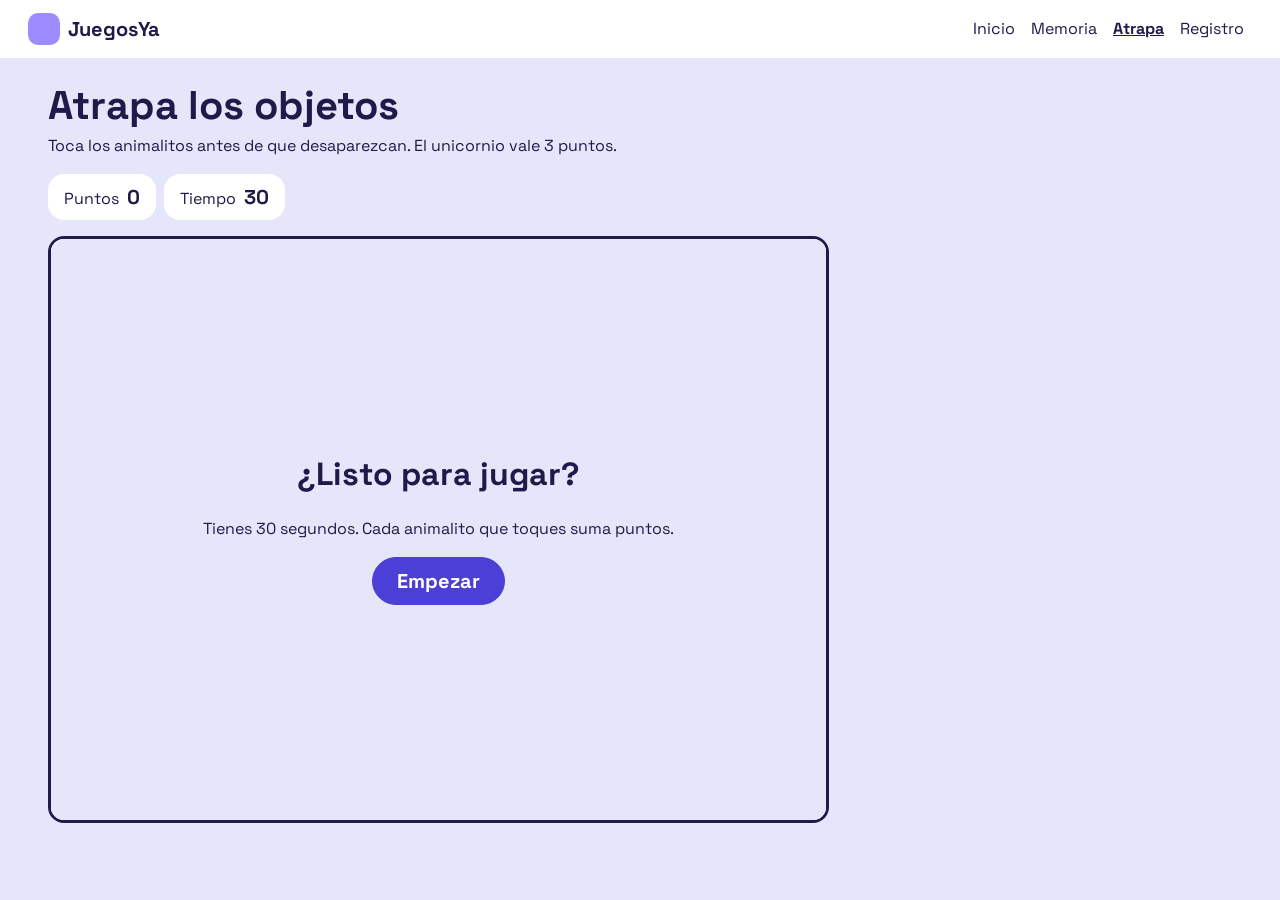
<file: atrapa.html>
<!doctype html>
<html lang="es">
<head>
  <meta charset="utf-8">
  <meta name="viewport" content="width=device-width, initial-scale=1">
  <title>Atrapa los objetos · JuegosYa</title>
  <link rel="stylesheet" href="https://fonts.googleapis.com/css2?family=Space+Grotesk:wght@400;500;700&display=swap">
  <link rel="stylesheet" href="https://cdn.jsdelivr.net/npm/bootstrap@5.3.3/dist/css/bootstrap.min.css">
  <link rel="stylesheet" href="css/styles.css">
</head>
<body>
  <nav class="navbar navbar-expand-md bg-white sticky-top px-3">
    <div class="container-fluid">
      <a class="navbar-brand fw-bold d-flex align-items-center" href="index.html">
        <svg class="logo-icon me-2" width="32" height="32" viewBox="0 0 32 32" aria-hidden="true"><rect width="32" height="32" rx="10"/></svg>JuegosYa
      </a>
      <button class="navbar-toggler border-0" type="button" data-bs-toggle="collapse" data-bs-target="#nav" aria-controls="nav" aria-expanded="false" aria-label="Abrir menú">
        <span class="navbar-toggler-icon"></span>
      </button>
      <div class="collapse navbar-collapse justify-content-end" id="nav">
        <ul class="navbar-nav">
          <li class="nav-item"><a class="nav-link" href="index.html">Inicio</a></li>
          <li class="nav-item"><a class="nav-link" href="memoria.html">Memoria</a></li>
          <li class="nav-item"><a class="nav-link active fw-bold text-decoration-underline" href="atrapa.html" aria-current="page">Atrapa</a></li>
          <li class="nav-item"><a class="nav-link" href="index.html#registro">Registro</a></li>
        </ul>
      </div>
    </div>
  </nav>

  <main class="container-fluid px-3 px-md-5 py-4">
    <!-- tablet (md) y PC: juego a la izquierda, resultado a la derecha | movil: uno debajo del otro -->
    <div class="row g-4 align-items-start">
      <section class="col-12 col-md-8">
        <h1 class="fw-bold mb-1">Atrapa los objetos</h1>
        <p>Toca los animalitos antes de que desaparezcan. El unicornio vale 3 puntos.</p>
        <div class="d-flex flex-wrap gap-2 my-3">
          <div class="bg-white rounded-4 px-3 py-2">Puntos <b class="fs-5 ms-1" id="score">0</b></div>
          <div class="bg-white rounded-4 px-3 py-2">Tiempo <b class="fs-5 ms-1" id="time">30</b></div>
        </div>

        <div class="arena-box ratio ratio-4x3 border border-3 rounded-4 overflow-hidden">
          <div class="arena user-select-none" id="arena">
            <div class="overlay position-absolute top-0 start-0 w-100 h-100 d-flex flex-column align-items-center justify-content-center gap-3 p-4 text-center" id="startPanel">
              <h2 class="fw-bold">¿Listo para jugar?</h2>
              <p class="mb-0">Tienes 30 segundos. Cada animalito que toques suma puntos.</p>
              <button class="btn btn-indigo btn-lg rounded-pill fw-bold px-4" id="startBtn">Empezar</button>
            </div>
          </div>
        </div>
      </section>

      <aside class="col-12 col-md-4" id="invite" hidden aria-live="polite">
        <div class="invite rounded-4 p-4 text-white">
          <h2 class="fw-bold mb-3">¡Se acabó el tiempo!</h2>
          <div class="result d-inline-block rounded-pill fw-bold px-3 py-2 mb-3" id="result"></div>
          <p>¿Quieres registrarte para recibir novedades? Es opcional.</p>
          <div class="d-grid gap-3">
            <a class="btn btn-violet btn-lg rounded-pill fw-bold" id="registerLink" href="index.html#registro">Registrarme</a>
            <button class="btn btn-outline-light btn-lg rounded-pill fw-bold" id="skipBtn" type="button">Seguir navegando</button>
          </div>
        </div>
      </aside>
    </div>
  </main>

  <!-- aviso al volver a jugar -->
  <div class="modal fade" id="modalRegistro" tabindex="-1" aria-labelledby="modalRegistroTitulo" aria-hidden="true">
    <div class="modal-dialog modal-dialog-centered">
      <div class="modal-content rounded-4 text-center p-3">
        <div class="modal-body">
          <h2 class="h4 fw-bold" id="modalRegistroTitulo">¡Regístrate!</h2>
          <p>Regístrate para recibir novedades. Si prefieres, puedes omitir y seguir jugando.</p>
          <div class="d-grid gap-2">
            <a class="btn btn-violet rounded-pill fw-bold" id="modalRegisterLink" href="index.html#registro">Registrarme</a>
            <button type="button" class="btn btn-indigo rounded-pill fw-bold" id="omitBtn">Omitir</button>
          </div>
        </div>
      </div>
    </div>
  </div>

  <script src="https://cdn.jsdelivr.net/npm/bootstrap@5.3.3/dist/js/bootstrap.bundle.min.js"></script>
  <script>
(() => {
  // ---- Configuración ----
  const DURACION = 30;                 // segundos por partida
  const INTERVALO_INICIAL = 800;       // ms entre apariciones
  const INTERVALO_MINIMO = 450;
  const VIDA_INICIAL = 1500;           // ms que dura un animalito en pantalla
  const VIDA_MINIMA = 800;
  const ANIMALES = ['🐱', '🐶', '🐰', '🐸', '🐥'];
  const BONUS = { emoji: '🦄', puntos: 3, prob: 0.12 };
  const COLORES = ['#4B3FD6', '#3F6FE0', '#7A3FD0', '#5B35B5', '#3B4FC4'];

  // ---- Elementos ----
  const arena = document.getElementById('arena');
  const startPanel = document.getElementById('startPanel');
  const startBtn = document.getElementById('startBtn');
  const scoreEl = document.getElementById('score');
  const timeEl = document.getElementById('time');
  const invite = document.getElementById('invite');
  const resultEl = document.getElementById('result');
  const registerLink = document.getElementById('registerLink');
  const modalRegisterLink = document.getElementById('modalRegisterLink');
  const skipBtn = document.getElementById('skipBtn');
  const omitBtn = document.getElementById('omitBtn');
  const modalRegistro = new bootstrap.Modal(document.getElementById('modalRegistro'));

  // ---- Estado ----
  let puntos = 0, restante = DURACION, jugando = false, yaJugo = false;
  let relojId = null, spawnId = null;

  const aleatorio = (min, max) => Math.random() * (max - min) + min;
  const progreso = () => 1 - restante / DURACION; // 0 → 1 durante la partida

  function iniciar() {
    puntos = 0;
    restante = DURACION;
    jugando = true;
    scoreEl.textContent = 0;
    timeEl.textContent = restante;
    invite.hidden = true;
    startPanel.classList.add('d-none');   // Bootstrap: d-none oculta el panel
    arena.querySelectorAll('.animal, .plus').forEach(n => n.remove());

    relojId = setInterval(() => {
      restante--;
      timeEl.textContent = restante;
      if (restante <= 0) terminar();
    }, 1000);
    programarAparicion();
  }

  function programarAparicion() {
    if (!jugando) return;
    const espera = INTERVALO_INICIAL - (INTERVALO_INICIAL - INTERVALO_MINIMO) * progreso();
    spawnId = setTimeout(() => { crearAnimal(); programarAparicion(); }, espera);
  }

  function crearAnimal() {
    const esBonus = Math.random() < BONUS.prob;
    const tam = window.innerWidth < 640 ? 54 : 72;
    const w = arena.clientWidth - tam, h = arena.clientHeight - tam;

    const el = document.createElement('button');
    el.type = 'button';
    el.className = 'animal position-absolute rounded-circle border border-5 border-white d-flex align-items-center justify-content-center p-0 lh-1 fade show';
    el.textContent = esBonus ? BONUS.emoji : ANIMALES[Math.floor(Math.random() * ANIMALES.length)];
    el.setAttribute('aria-label', esBonus ? 'Unicornio, 3 puntos' : 'Animalito, 1 punto');
    el.style.width = el.style.height = tam + 'px';
    el.style.fontSize = (tam * 0.5) + 'px';
    el.style.setProperty('--c', COLORES[Math.floor(Math.random() * COLORES.length)]);
    el.style.left = aleatorio(0, w) + 'px';
    el.style.top = aleatorio(0, h) + 'px';

    const vida = (VIDA_INICIAL - (VIDA_INICIAL - VIDA_MINIMA) * progreso()) * (esBonus ? 0.7 : 1);
    const quitar = setTimeout(() => el.remove(), vida);

    // pointerdown responde igual con mouse y pantalla táctil
    el.addEventListener('pointerdown', (e) => {
      e.preventDefault();
      if (!jugando || el.classList.contains('hit')) return;
      clearTimeout(quitar);
      sumar(esBonus ? BONUS.puntos : 1, el);
    });
    arena.appendChild(el);
  }

  function sumar(n, el) {
    puntos += n;
    scoreEl.textContent = puntos;
    const mas = document.createElement('span');
    mas.className = 'plus position-absolute fw-bold fs-5 pe-none fade show';
    mas.textContent = '+' + n;
    mas.style.left = el.offsetLeft + 'px';
    mas.style.top = el.offsetTop + 'px';
    arena.appendChild(mas);
    setTimeout(() => mas.classList.remove('show'), 300);   // se desvanece con .fade
    setTimeout(() => mas.remove(), 600);
    el.classList.remove('show');                            // se desvanece con .fade
    el.classList.add('hit', 'pe-none');
    setTimeout(() => el.remove(), 250);
  }

  function terminar() {
    jugando = false;
    yaJugo = true;
    clearInterval(relojId);
    clearTimeout(spawnId);
    arena.querySelectorAll('.animal').forEach(n => n.remove());
    timeEl.textContent = 0;

    resultEl.textContent = puntos + (puntos === 1 ? ' punto' : ' puntos');
    const destino = `index.html?juego=atrapa&puntos=${puntos}#registro`;
    registerLink.href = destino;
    modalRegisterLink.href = destino;
    invite.hidden = false;

    startPanel.querySelector('h2').textContent = 'Partida terminada';
    startPanel.querySelector('p').textContent = 'Hiciste ' + puntos + ' puntos. ¿Quieres mejorar tu marca?';
    startBtn.textContent = 'Volver a jugar';
    startPanel.classList.remove('d-none');
  }

  // Empezar / Volver a jugar: tras una partida, primero se invita a registrarse
  startBtn.addEventListener('click', () => {
    if (yaJugo) {
      modalRegistro.show();
    } else {
      iniciar();
    }
  });

  // Omitir: cierra el aviso y deja seguir jugando
  omitBtn.addEventListener('click', () => {
    modalRegistro.hide();
    iniciar();
  });

  // Seguir navegando: va al panel principal con los juegos
  skipBtn.addEventListener('click', () => { window.location.href = 'index.html#juegos'; });
})();
</script>
</body>
</html>
</file>
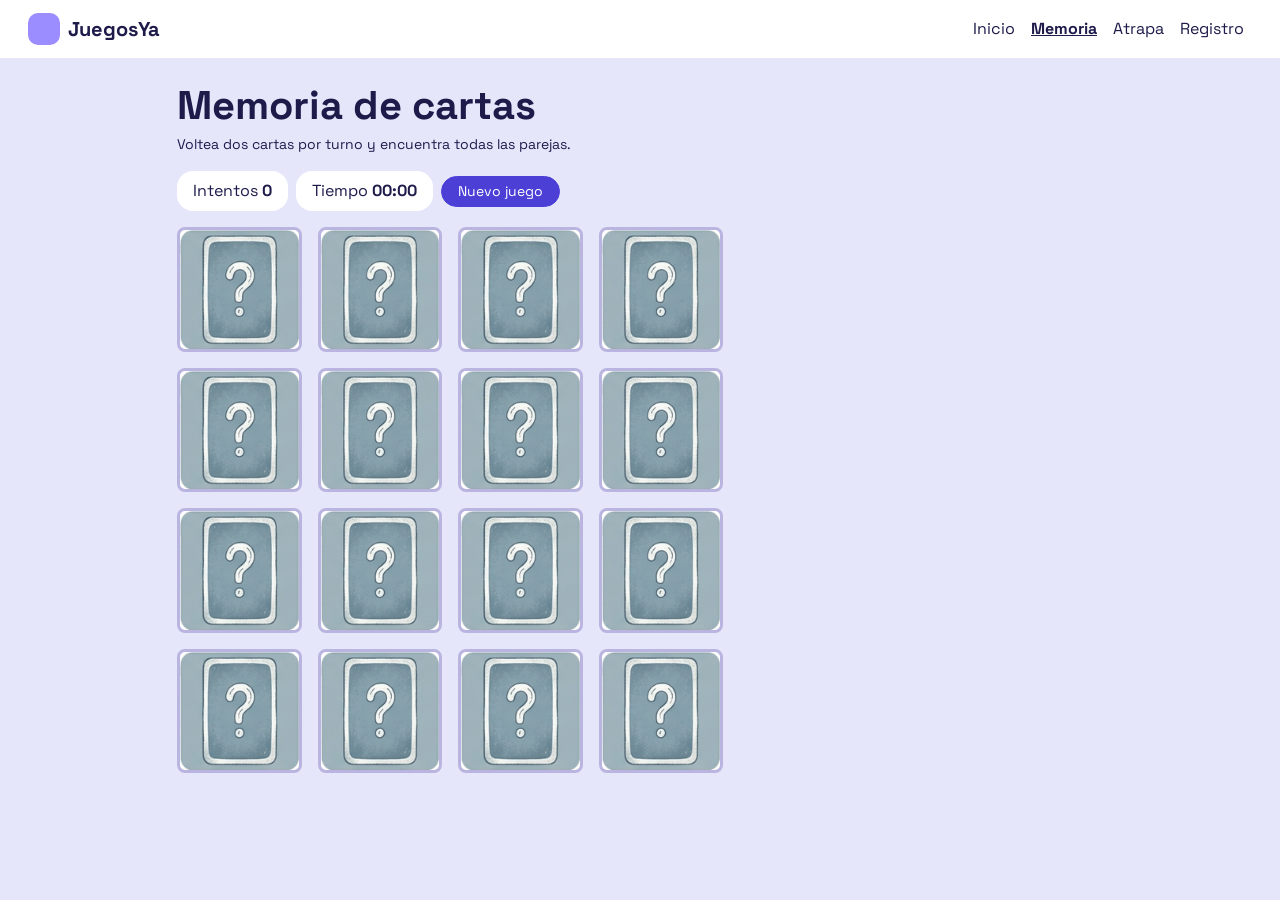
<file: memoria.html>
<!DOCTYPE html>
<html lang="es">
<head>
    <meta charset="UTF-8">
    <meta name="viewport" content="width=device-width, initial-scale=1">
    <title>Memoria de cartas</title>
    <link href="https://fonts.googleapis.com/css2?family=Space+Grotesk:wght@400;500;700&display=swap" rel="stylesheet">
    <link href="https://cdn.jsdelivr.net/npm/bootstrap@5.3.3/dist/css/bootstrap.min.css" rel="stylesheet">
    <link href="css/styles.css" rel="stylesheet">
</head>

<body class="mem-body">

    <!-- barra superior: en movil se abre con el boton de hamburguesa -->
    <nav class="navbar navbar-expand-md bg-white px-3">
        <div class="container-fluid">
            <a class="navbar-brand fw-bold mem-texto-oscuro d-flex align-items-center" href="index.html">
                <svg class="logo-icon me-2" width="32" height="32" viewBox="0 0 32 32" aria-hidden="true"><rect width="32" height="32" rx="10"/></svg>JuegosYa
            </a>
            <button class="navbar-toggler border-0" type="button" data-bs-toggle="collapse" data-bs-target="#menu" aria-controls="menu" aria-expanded="false" aria-label="Abrir menú">
                <span class="navbar-toggler-icon"></span>
            </button>
            <div class="collapse navbar-collapse justify-content-end" id="menu">
                <ul class="navbar-nav">
                    <li class="nav-item"><a class="nav-link mem-link" href="index.html">Inicio</a></li>
                    <li class="nav-item"><a class="nav-link mem-link mem-link-activo fw-bold text-decoration-underline" href="memoria.html">Memoria</a></li>
                    <li class="nav-item"><a class="nav-link mem-link" href="atrapa.html">Atrapa</a></li>
                    <li class="nav-item"><a class="nav-link mem-link" href="index.html#registro">Registro</a></li>
                </ul>
            </div>
        </div>
    </nav>

    <main class="container py-4">
        <!-- tablet (md) y PC: juego a la izquierda, resultado a la derecha | movil: uno debajo del otro -->
        <div class="row g-4 justify-content-center align-items-start">

            <section class="col-12 col-md-7 col-xl-6">
                <h1 class="fw-bold mem-texto-oscuro mb-1">Memoria de cartas</h1>
                <p class="mem-texto-oscuro small">Voltea dos cartas por turno y encuentra todas las parejas.</p>

                <div class="d-flex flex-wrap align-items-center gap-2 mb-3">
                    <span class="mem-pildora d-inline-block rounded-4 px-3 py-2">Intentos <strong id="intentos">0</strong></span>
                    <span class="mem-pildora d-inline-block rounded-4 px-3 py-2">Tiempo <strong id="tiempo">00:00</strong></span>
                    <button type="button" id="btnNuevo" class="btn btn-sm mem-btn-nuevo rounded-pill px-3">Nuevo juego</button>
                </div>

                <!-- las 16 cartas las crea el script -->
                <div id="tablero" class="row row-cols-4 g-2 g-md-3"></div>
            </section>

            <aside class="col-12 col-md-5 col-xl-4">
                <div id="resultado" class="mem-resultado rounded-4 p-4 text-white d-none">
                    <h2 class="h4 fw-bold">¡Lo lograste!</h2>
                    <span id="resumen" class="badge rounded-pill mem-insignia mb-3"></span>
                    <p class="small">¿Quieres registrarte para recibir novedades? Es opcional.</p>
                    <div class="d-grid gap-2">
                        <a href="index.html#registro" class="btn mem-btn-coral rounded-pill fw-bold">Registrarme</a>
                        <button type="button" id="btnSeguir" class="btn mem-btn-borde rounded-pill fw-bold">Seguir navegando</button>
                    </div>
                </div>
            </aside>

        </div>
    </main>

    <!-- aviso al volver a jugar -->
    <div class="modal fade" id="modalRegistro" tabindex="-1" aria-labelledby="modalRegistroTitulo" aria-hidden="true">
        <div class="modal-dialog modal-dialog-centered">
            <div class="modal-content rounded-4 text-center p-3">
                <div class="modal-body">
                    <h2 class="h4 fw-bold" id="modalRegistroTitulo">¡Regístrate!</h2>
                    <p>Regístrate para recibir novedades. Si prefieres, puedes omitir y seguir jugando.</p>
                    <div class="d-grid gap-2">
                        <a href="index.html#registro" class="btn btn-violet rounded-pill fw-bold">Registrarme</a>
                        <button type="button" id="btnOmitir" class="btn btn-indigo rounded-pill fw-bold">Omitir</button>
                    </div>
                </div>
            </div>
        </div>
    </div>

    <script src="https://cdn.jsdelivr.net/npm/bootstrap@5.3.3/dist/js/bootstrap.bundle.min.js"></script>
    <script>
        // imagenes: una por pareja (8 parejas = 16 cartas)
        const imagenes = [
            "img/carta1.png", "img/carta2.png",
            "img/carta3.png", "img/carta4.png",
            "img/carta5.png", "img/carta6.png",
            "img/carta7.png", "img/carta8.png"
        ];
        const reverso = "img/reverso.png";

        const tablero = document.getElementById("tablero");
        const intentosTxt = document.getElementById("intentos");
        const tiempoTxt = document.getElementById("tiempo");
        const resultado = document.getElementById("resultado");
        const resumen = document.getElementById("resumen");
        const modalRegistro = new bootstrap.Modal(document.getElementById("modalRegistro"));

        let cartas = [];          // cada carta: { pareja, encontrada }
        let primera = null;       // posicion de la primera carta volteada
        let bloqueado = false;    // evita voltear mas de 2 a la vez
        let intentos = 0;
        let encontradas = 0;
        let segundos = 0;
        let reloj = null;
        let terminado = false;    // true cuando se completo una partida

        function formatoTiempo(s) {
            let min = String(Math.floor(s / 60)).padStart(2, "0");
            let seg = String(s % 60).padStart(2, "0");
            return min + ":" + seg;
        }

        function mezclar(lista) {
            for (let i = lista.length - 1; i > 0; i--) {
                let j = Math.floor(Math.random() * (i + 1));
                [lista[i], lista[j]] = [lista[j], lista[i]];
            }
            return lista;
        }

        function iniciar() {
            clearInterval(reloj);
            reloj = null;
            segundos = 0;
            intentos = 0;
            encontradas = 0;
            primera = null;
            bloqueado = false;
            terminado = false;
            intentosTxt.textContent = 0;
            tiempoTxt.textContent = "00:00";
            resultado.classList.add("d-none");

            // dos cartas por cada imagen y se mezclan
            cartas = [];
            for (let i = 0; i < imagenes.length; i++) {
                cartas.push({ pareja: i, encontrada: false });
                cartas.push({ pareja: i, encontrada: false });
            }
            mezclar(cartas);

            tablero.innerHTML = "";
            for (let i = 0; i < cartas.length; i++) {
                let col = document.createElement("div");
                col.className = "col";
                col.innerHTML =
                    '<div class="ratio ratio-1x1 mem-carta border border-3 rounded-3 overflow-hidden" role="button" id="carta' + i + '" onclick="voltear(' + i + ')">' +
                    '<img src="' + reverso + '" class="object-fit-cover" alt="Carta">' +
                    '</div>';
                tablero.appendChild(col);
            }
        }

        function mostrar(i, frente) {
            let img = document.querySelector("#carta" + i + " img");
            if (frente) {
                img.src = imagenes[cartas[i].pareja];
            } else {
                img.src = reverso;
            }
        }

        function voltear(i) {
            if (bloqueado || cartas[i].encontrada || i === primera) {
                return;
            }

            // el tiempo empieza con la primera carta
            if (reloj === null) {
                reloj = setInterval(function () {
                    segundos++;
                    tiempoTxt.textContent = formatoTiempo(segundos);
                }, 1000);
            }

            mostrar(i, true);

            if (primera === null) {
                primera = i;
                return;
            }

            // segunda carta: se cuenta un intento
            intentos++;
            intentosTxt.textContent = intentos;

            if (cartas[primera].pareja === cartas[i].pareja) {
                cartas[primera].encontrada = true;
                cartas[i].encontrada = true;
                document.getElementById("carta" + primera).classList.add("mem-acierto");
                document.getElementById("carta" + i).classList.add("mem-acierto");
                encontradas++;
                primera = null;
                if (encontradas === imagenes.length) {
                    ganar();
                }
            } else {
                bloqueado = true;
                let anterior = primera;
                setTimeout(function () {
                    mostrar(anterior, false);
                    mostrar(i, false);
                    primera = null;
                    bloqueado = false;
                }, 800);
            }
        }

        function ganar() {
            clearInterval(reloj);
            terminado = true;
            resumen.textContent = intentos + " intentos · " + formatoTiempo(segundos);
            resultado.classList.remove("d-none");
        }

        // Nuevo juego: si ya terminó una partida, primero se invita a registrarse
        document.getElementById("btnNuevo").addEventListener("click", function () {
            if (terminado) {
                modalRegistro.show();
            } else {
                iniciar();
            }
        });

        // Omitir: cierra el aviso y deja seguir jugando
        document.getElementById("btnOmitir").addEventListener("click", function () {
            modalRegistro.hide();
            iniciar();
        });

        // Seguir navegando: va al panel principal con los juegos
        document.getElementById("btnSeguir").addEventListener("click", function () {
            window.location.href = "index.html#juegos";
        });

        iniciar();
    </script>
</body>
</html>
</file>
<file: css/styles.css>
:root{
  --bg:#E6E6FA; --ink:#1E1B4B; --violet:#9B8CFF; --peri:#C5CBFF;
  --blue:#3F6FE0; --indigo:#4B3FD6; --white:#fff; --soft:#F4F2FF; --line:#B9B5E0;

  --bs-body-font-family:'Space Grotesk',Arial,sans-serif;
  --bs-body-bg:var(--bg);
  --bs-body-color:var(--ink);
}
body,.mem-body{background-color:var(--bg);color:var(--ink);font-family:'Space Grotesk',Arial,sans-serif}
.mem-texto-oscuro{color:var(--ink)}

/* Navbar */
.navbar{
  --bs-navbar-color:var(--ink);
  --bs-navbar-hover-color:var(--indigo);
  --bs-navbar-active-color:var(--ink);
  --bs-navbar-brand-color:var(--ink);
  --bs-navbar-brand-hover-color:var(--ink);
  --bs-navbar-toggler-icon-bg:url("data:image/svg+xml,%3csvg xmlns='http://www.w3.org/2000/svg' viewBox='0 0 30 30'%3e%3cpath stroke='%231E1B4B' stroke-linecap='round' stroke-miterlimit='10' stroke-width='2' d='M4 7h22M4 14h22M4 21h22'/%3e%3c/svg%3e");
}
.navbar-toggler{background-color:var(--soft)}
.navbar .nav-link.active,.mem-link-activo{text-decoration-color:var(--violet)}
.logo-icon{fill:var(--violet)}

/* Botones */
.btn-violet,.mem-btn-coral{
  --bs-btn-color:var(--ink); --bs-btn-bg:var(--violet); --bs-btn-border-color:var(--violet);
  --bs-btn-hover-color:var(--ink); --bs-btn-hover-bg:var(--peri); --bs-btn-hover-border-color:var(--peri);
  --bs-btn-active-color:var(--ink); --bs-btn-active-bg:var(--peri); --bs-btn-active-border-color:var(--peri);
  --bs-btn-focus-shadow-rgb:155,140,255;
}
.btn-indigo,.mem-btn-nuevo{
  --bs-btn-color:#fff; --bs-btn-bg:var(--indigo); --bs-btn-border-color:var(--indigo);
  --bs-btn-hover-color:#fff; --bs-btn-hover-bg:var(--blue); --bs-btn-hover-border-color:var(--blue);
  --bs-btn-active-color:#fff; --bs-btn-active-bg:var(--blue); --bs-btn-active-border-color:var(--blue);
  --bs-btn-focus-shadow-rgb:75,63,214;
}
.mem-btn-borde{
  --bs-btn-color:#fff; --bs-btn-border-color:#fff;
  --bs-btn-hover-color:var(--ink); --bs-btn-hover-bg:#fff; --bs-btn-hover-border-color:#fff;
  --bs-btn-active-color:var(--ink); --bs-btn-active-bg:#fff; --bs-btn-active-border-color:#fff;
}

/* Inicio */
.tiles .col:nth-child(3n+1) .ratio{background-color:var(--violet)}
.tiles .col:nth-child(3n+2) .ratio{background-color:var(--peri)}
.tiles .col:nth-child(3n) .ratio{background-color:var(--indigo)}
.card{--bs-card-bg:var(--white)}
.card-visual{background-color:var(--soft)}

/* Formulario */
.form-box{background-color:var(--white);border-color:var(--ink)!important}
.form-box .form-control{border-color:var(--line);color:var(--ink)}
.form-box .form-control:focus{border-color:var(--indigo);box-shadow:0 0 0 .25rem rgba(75,63,214,.25)}
.form-box .form-control[aria-invalid="true"]{border-color:#B3261E}
.error{color:#B3261E}
.msg--ok{--bs-alert-color:var(--ink);--bs-alert-bg:var(--peri);--bs-alert-border-color:var(--peri)}
.msg--err{--bs-alert-color:#7A1710;--bs-alert-bg:#FBE3E1;--bs-alert-border-color:#FBE3E1}

/* Atrapa */
.arena-box{border-color:var(--ink)!important}
.arena{background-color:var(--soft)}
.animal{background-color:var(--c,var(--violet))}
.plus{color:var(--indigo)}
.overlay{background-color:rgba(230,230,250,.94)}
.invite{background-color:var(--ink)}
.result{background-color:var(--peri);color:var(--ink)}

/* Memoria */
.mem-pildora{background-color:var(--white);color:var(--ink)}
.mem-carta{background-color:var(--white);border-color:var(--line)!important}
.mem-acierto{border-color:var(--indigo)!important;background-color:var(--peri)}
.mem-resultado{background-color:var(--ink)}
.mem-insignia{background-color:var(--peri);color:var(--ink)}
</file>
